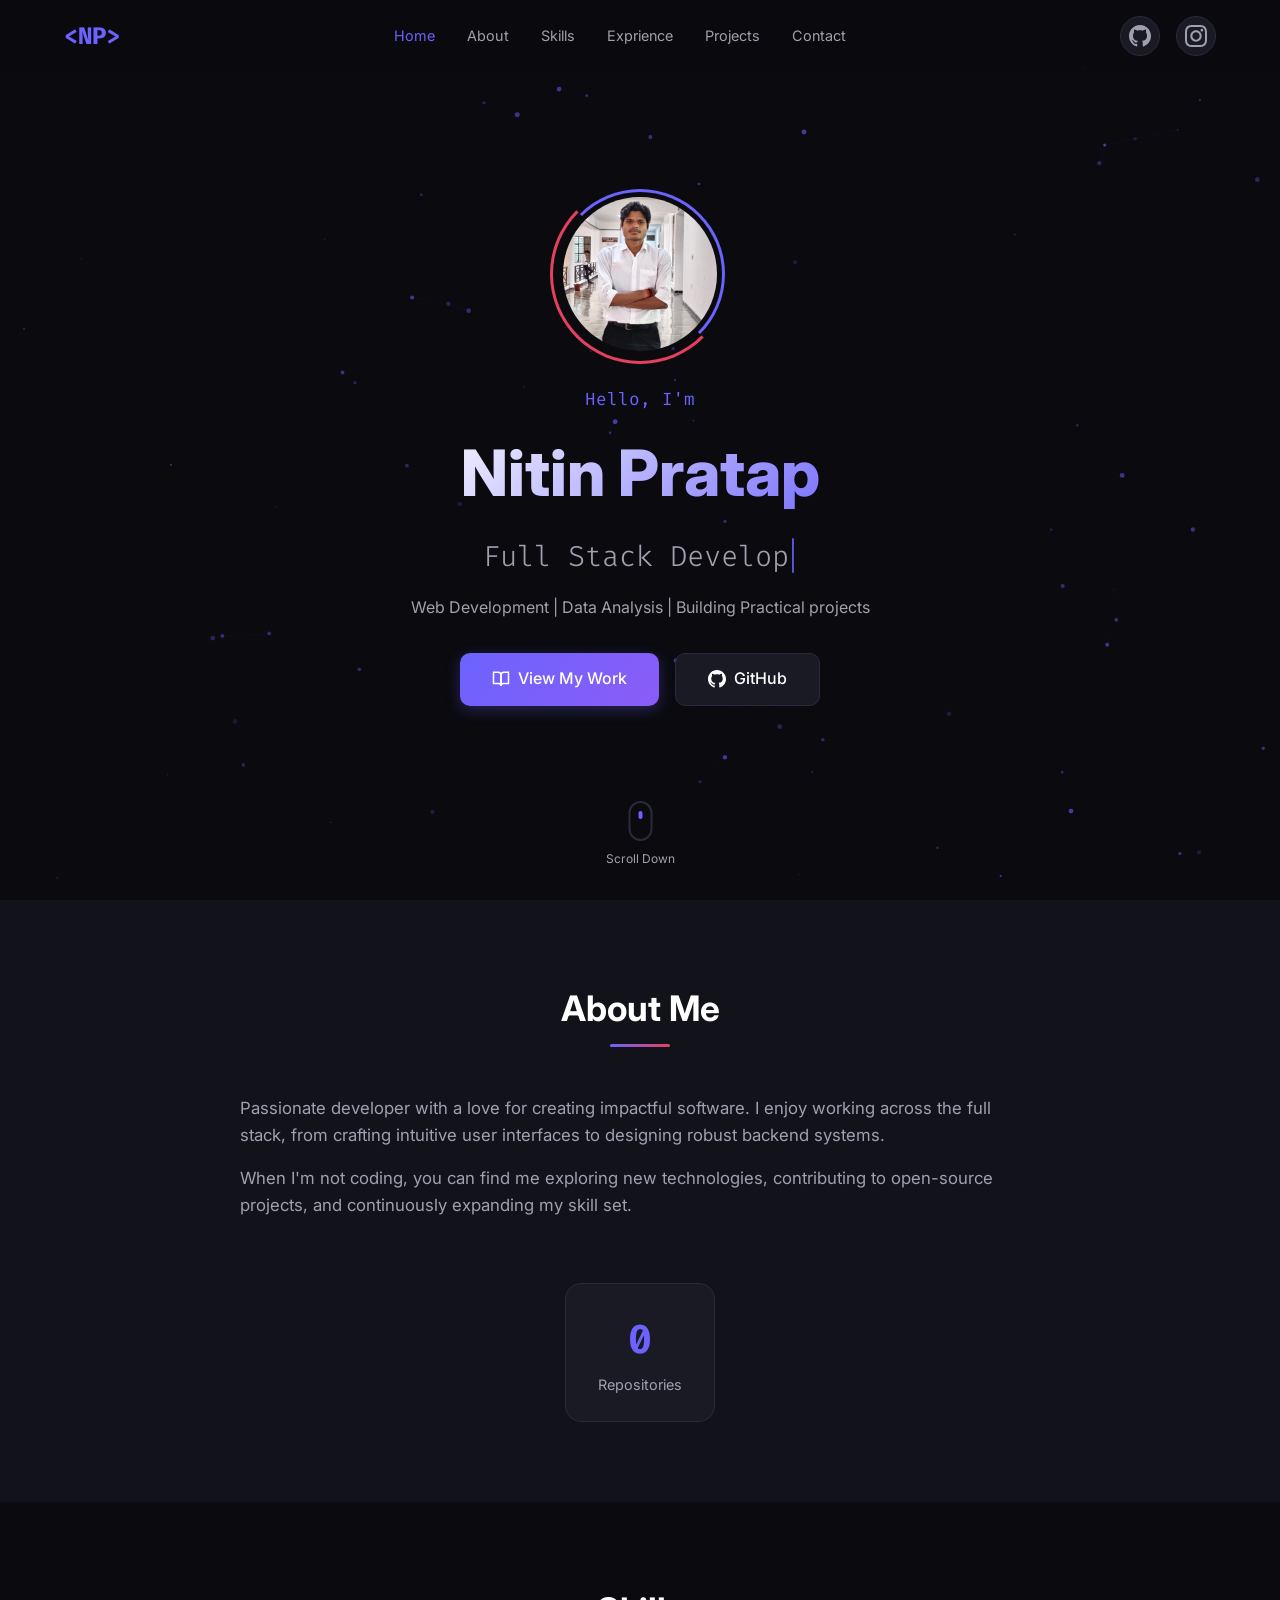
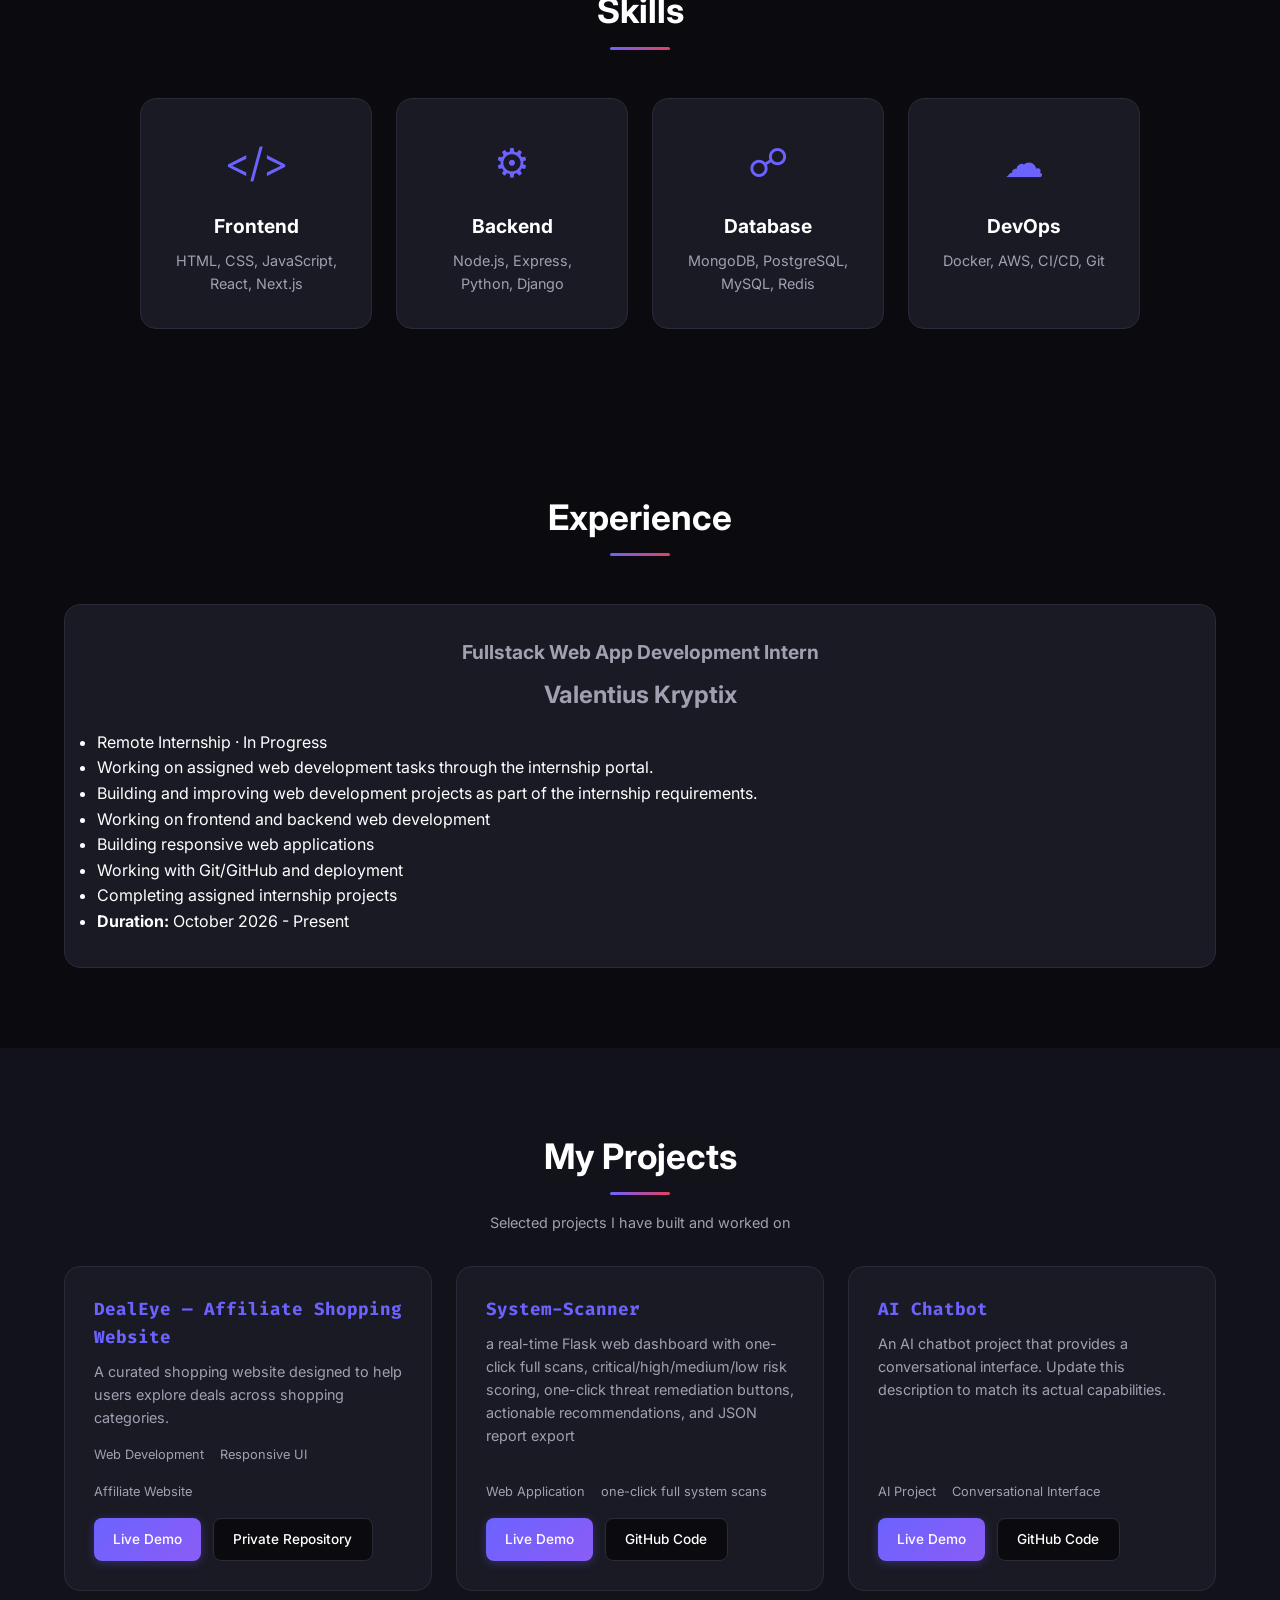
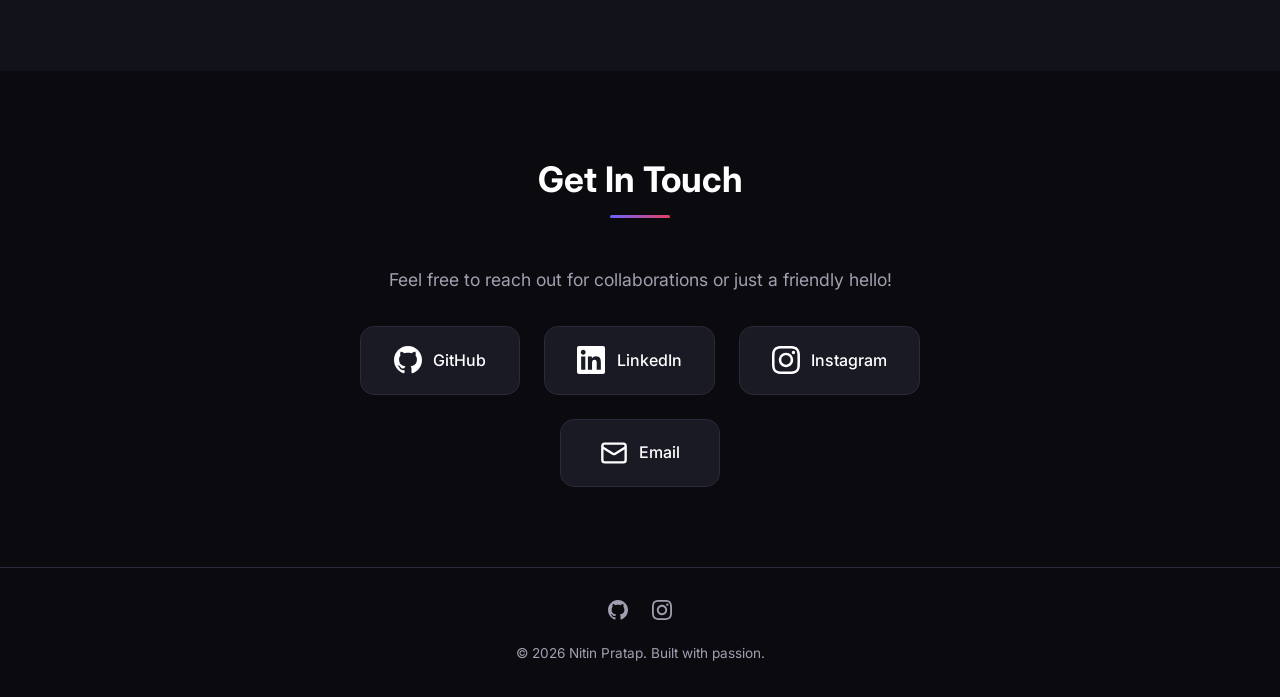
<file: index.html>
<!DOCTYPE html>
<html lang="en">
<head>
    <meta charset="UTF-8">
    <meta name="viewport" content="width=device-width, initial-scale=1.0">
    <title>Nitin Pratap | Portfolio</title>
    <link rel="stylesheet" href="style.css">
    <link rel="preconnect" href="https://fonts.googleapis.com">
    <link href="https://fonts.googleapis.com/css2?family=Inter:wght@300;400;500;600;700;800&family=Fira+Code:wght@400;500&display=swap" rel="stylesheet">
</head>
<body>
    <canvas id="particles"></canvas>
   <header>
      <nav class="navbar">
         <div class="nav-brand">&lt;NP&gt;</div>
         <ul class="nav-links">
            <li><a href="#home">Home</a></li>
            <li><a href="#about">About</a></li>
            <li><a href="#skills">Skills</a></li>
            <li><a href="#exprience">Exprience</a> </li>
            <li><a href="#projects">Projects</a></li>
            <li><a href="#contact">Contact</a></li>
         </ul>
         <div class="nav-socials">
             <a href="https://github.com/nitinpratap007" target="_blank" class="nav-icon" title="GitHub">
                <svg width="22" height="22" viewBox="0 0 24 24" fill="currentColor">
                    <path d="M12 0c-6.626 0-12 5.373-12 12 0 5.302 3.438 9.8 8.207 11.387.599.111.793-.261.793-.577v-2.234c-3.338.726-4.033-1.416-4.033-1.416-.546-1.387-1.333-1.756-1.333-1.756-1.089-.745.083-.729.083-.729 1.205.084 1.839 1.237 1.839 1.237 1.07 1.834 2.807 1.304 3.492.997.107-.775.418-1.305.762-1.604-2.665-.305-5.467-1.334-5.467-5.931 0-1.311.469-2.381 1.236-3.221-.124-.303-.535-1.524.117-3.176 0 0 1.008-.322 3.301 1.23.957-.266 1.983-.399 3.003-.404 1.02.005 2.047.138 3.006.404 2.291-1.552 3.297-1.23 3.297-1.23.653 1.653.242 2.874.118 3.176.77.84 1.235 1.911 1.235 3.221 0 4.609-2.807 5.624-5.479 5.921.43.372.823 1.102.823 2.222v3.293c0 .319.192.694.801.576 4.765-1.589 8.199-6.086 8.199-11.386 0-6.627-5.373-12-12-12z"/>
                </svg>
             </a>
             <a href="https://instagram.com/nitinpratap_007" target="_blank" class="nav-icon" title="Instagram">
                <svg width="22" height="22" viewBox="0 0 24 24" fill="currentColor">
                    <path d="M12 2.163c3.204 0 3.584.012 4.85.07 3.252.148 4.771 1.691 4.919 4.919.058 1.265.069 1.645.069 4.849 0 3.205-.012 3.584-.069 4.849-.149 3.225-1.664 4.771-4.919 4.919-1.266.058-1.644.07-4.85.07-3.204 0-3.584-.012-4.849-.07-3.26-.149-4.771-1.699-4.919-4.92-.058-1.265-.07-1.644-.07-4.849 0-3.204.013-3.583.07-4.849.149-3.227 1.664-4.771 4.919-4.919 1.266-.057 1.645-.069 4.849-.069zm0-2.163c-3.259 0-3.667.014-4.947.072-4.358.2-6.78 2.618-6.98 6.98-.059 1.281-.073 1.689-.073 4.948 0 3.259.014 3.668.072 4.948.2 4.358 2.618 6.78 6.98 6.98 1.281.058 1.689.072 4.948.072 3.259 0 3.668-.014 4.948-.072 4.354-.2 6.782-2.618 6.979-6.98.059-1.28.073-1.689.073-4.948 0-3.259-.014-3.667-.072-4.947-.196-4.354-2.617-6.78-6.979-6.98-1.281-.059-1.69-.073-4.949-.073zm0 5.838c-3.403 0-6.162 2.759-6.162 6.162s2.759 6.163 6.162 6.163 6.162-2.759 6.162-6.163c0-3.403-2.759-6.162-6.162-6.162zm0 10.162c-2.209 0-4-1.79-4-4 0-2.209 1.791-4 4-4s4 1.791 4 4c0 2.21-1.791 4-4 4zm6.406-11.845c-.796 0-1.441.645-1.441 1.44s.645 1.44 1.441 1.44c.795 0 1.439-.645 1.439-1.44s-.644-1.44-1.439-1.44z"/>
                </svg>
             </a>
         </div>
      </nav>
   </header>
   <main>
    <section id="home" class="hero">
        <div class="hero-content">
            <div class="profile-pic-wrapper">
                <div class="profile-ring"></div>
                <img src="profile.jpg" alt="Nitin Pratap" class="profile-pic" onerror="this.style.display='none';this.nextElementSibling.style.display='flex'">
                <div class="profile-placeholder" style="display:none">NP</div>
            </div>
            <p class="greeting">Hello, I'm</p>
            <h1 class="name">Nitin Pratap</h1>
            <h2 class="title"><span class="typing-text"></span><span class="cursor">|</span></h2>
            <p class="tagline">Web Development | Data Analysis | Building Practical projects </p>
            <div class="hero-buttons">
                <a href="#projects" class="btn btn-primary">
                    <svg width="18" height="18" viewBox="0 0 24 24" fill="none" stroke="currentColor" stroke-width="2"><path d="M2 3h6a4 4 0 0 1 4 4v14a3 3 0 0 0-3-3H2z"/><path d="M22 3h-6a4 4 0 0 0-4 4v14a3 3 0 0 1 3-3h7z"/></svg>
                    View My Work
                </a>
                <a href="https://github.com/nitinpratap007" target="_blank" class="btn btn-outline">
                    <svg width="18" height="18" viewBox="0 0 24 24" fill="currentColor"><path d="M12 0c-6.626 0-12 5.373-12 12 0 5.302 3.438 9.8 8.207 11.387.599.111.793-.261.793-.577v-2.234c-3.338.726-4.033-1.416-4.033-1.416-.546-1.387-1.333-1.756-1.333-1.756-1.089-.745.083-.729.083-.729 1.205.084 1.839 1.237 1.839 1.237 1.07 1.834 2.807 1.304 3.492.997.107-.775.418-1.305.762-1.604-2.665-.305-5.467-1.334-5.467-5.931 0-1.311.469-2.381 1.236-3.221-.124-.303-.535-1.524.117-3.176 0 0 1.008-.322 3.301 1.23.957-.266 1.983-.399 3.003-.404 1.02.005 2.047.138 3.006.404 2.291-1.552 3.297-1.23 3.297-1.23.653 1.653.242 2.874.118 3.176.77.84 1.235 1.911 1.235 3.221 0 4.609-2.807 5.624-5.479 5.921.43.372.823 1.102.823 2.222v3.293c0 .319.192.694.801.576 4.765-1.589 8.199-6.086 8.199-11.386 0-6.627-5.373-12-12-12z"/></svg>
                    GitHub
                </a>
            </div>
        </div>
        <div class="scroll-indicator">
            <div class="mouse">
                <div class="wheel"></div>
            </div>
            <p>Scroll Down</p>
        </div>
    </section>

    <section id="about" class="about">
        <h2 class="section-title">About Me</h2>
        <div class="about-content">
            <div class="about-text">
                <p>Passionate developer with a love for creating impactful software. I enjoy working across the full stack, from crafting intuitive user interfaces to designing robust backend systems.</p>
                <p>When I'm not coding, you can find me exploring new technologies, contributing to open-source projects, and continuously expanding my skill set.</p>
            </div>
            <div class="stats">
                <div class="stat">
                    <span class="stat-number" id="repo-count">0</span>
                    <span class="stat-label">Repositories</span>
                </div>
            </div>
        </div>
    </section>

    <section id="skills" class="skills">
        <h2 class="section-title">Skills</h2>
        <div class="skills-grid">
            <div class="skill-card">
                <div class="skill-icon">&#60;/&#62;</div>
                <h3>Frontend</h3>
                <p>HTML, CSS, JavaScript, React, Next.js</p>
            </div>
            <div class="skill-card">
                <div class="skill-icon">&#9881;</div>
                <h3>Backend</h3>
                <p>Node.js, Express, Python, Django</p>
            </div>
            <div class="skill-card">
                <div class="skill-icon">&#9741;</div>
                <h3>Database</h3>
                <p>MongoDB, PostgreSQL, MySQL, Redis</p>
            </div>
            <div class="skill-card">
                <div class="skill-icon">&#9729;</div>
                <h3>DevOps</h3>
                <p>Docker, AWS, CI/CD, Git</p>
            </div>
        </div>
    </section>

<!-- exprience  -->
    <section id="exprience" class="experience">
        <h2 class="section-title">Experience</h2>
        <div class="experience-grid">
            <div class="exprience-card">
                <div  id="title" class="title">
                      <h3>Fullstack Web App Development Intern</h3>
                      <h5>Valentius Kryptix</h5>
                </div>
              <ul>
                <li>Remote Internship · In Progress</li>
                <li> Working on assigned web development tasks through the internship portal.</li>
                <li> Building and improving web development projects as part of the internship requirements.</li>
                <li> Working on frontend and backend web development</li>
                <li> Building responsive web applications</li>
                <li> Working with Git/GitHub and deployment</li>
                <li>Completing assigned internship projects</li>
                <li><strong>Duration:</strong> October 2026 - Present</li>
              </ul>  
            </div>
        </div> 
    </section>

    <section id="projects" class="projects">
    <h2 class="section-title">My Projects</h2>
    <p class="section-subtitle">
        Selected projects I have built and worked on
    </p>

    <div class="projects-grid">

        <!-- Project 1: DealEye -->
        <article class="project-card">
            <h3>DealEye — Affiliate Shopping Website</h3>

            <p>
                A curated shopping website designed to help users
                explore deals across shopping categories.
            </p>

            <div class="project-meta">
                <span>Web Development</span>
                <span>Responsive UI</span>
                <span>Affiliate Website</span>
            </div>

            <div class="project-buttons">
                <a
                    href="https://dealeye-shop.vercel.app/"
                    target="_blank"
                    rel="noopener noreferrer"
                    class="project-btn demo-btn">
                    Live Demo
                </a>

                <a
                    href="nitinpratap007.github.io" alt="This Repository is Private"
                    target="_blank"
                    rel="noopener noreferrer"
                    class="project-btn code-btn">
                    Private Repository
                </a>
            </div>
        </article>

        <!-- Project 2: System Scaner  -->
        <article class="project-card">
            <h3>System-Scanner</h3>

            <p>
                a real-time Flask web dashboard with one-click full scans, 
                critical/high/medium/low risk scoring, one-click threat remediation buttons, 
                actionable recommendations, and JSON
                report export
            </p>

            <div class="project-meta">
                <span>Web Application</span>
                <span>one-click full system scans</span>
            </div>

            <div class="project-buttons">
                <a
                    href="https://nitinpratap007.github.io/system-scanner-/"
                    target="_blank"
                    rel="noopener noreferrer"
                    class="project-btn demo-btn">
                    Live Demo
                </a>

                <a
                    href="https://github.com/nitinpratap007/system-scanner-"
                    target="_blank"
                    rel="noopener noreferrer"
                    class="project-btn code-btn">
                    GitHub Code
                </a>
            </div>
        </article>

        <!-- Project 3: AI Chatbot -->
        <article class="project-card">
            <h3>AI Chatbot</h3>

            <p>
                An AI chatbot project that provides a conversational
                interface. Update this description to match its
                actual capabilities.
            </p>

            <div class="project-meta">
                <span>AI Project</span>
                <span>Conversational Interface</span>
            </div>

            <div class="project-buttons">
                <a
                    href="https://nitinchatbot.netlify.app/"
                    target="_blank"
                    rel="noopener noreferrer"
                    class="project-btn demo-btn">
                    Live Demo
                </a>

                <a
                    href="https://github.com/nitinpratap007/NitinChatBot"
                    target="_blank"
                    rel="noopener noreferrer"
                    class="project-btn code-btn">
                    GitHub Code
                </a>
            </div>
        </article>

    </div>
    </section>

    <section id="contact" class="contact">
        <h2 class="section-title">Get In Touch</h2>
        <div class="contact-content">
            <p>Feel free to reach out for collaborations or just a friendly hello!</p>
            <!-- contact links -->
            <div class="contact-links">
                <!-- github -->
                <a href="https://github.com/nitinpratap007" target="_blank" class="contact-link github-link">
                    <svg width="28" height="28" viewBox="0 0 24 24" fill="currentColor">
                    <path d="M12 0c-6.626 0-12 5.373-12 12 0 5.302 3.438 9.8 8.207 11.387.599.111.793-.261.793-.577v-2.234c-3.338.726-4.033-1.416-4.033-1.416-.546-1.387-1.333-1.756-1.333-1.756-1.089-.745.083-.729.083-.729 1.205.084 1.839 1.237 1.839 1.237 1.07 1.834 2.807 1.304 3.492.997.107-.775.418-1.305.762-1.604-2.665-.305-5.467-1.334-5.467-5.931 0-1.311.469-2.381 1.236-3.221-.124-.303-.535-1.524.117-3.176 0 0 1.008-.322 3.301 1.23.957-.266 1.983-.399 3.003-.404 1.02.005 2.047.138 3.006.404 2.291-1.552 3.297-1.23 3.297-1.23.653 1.653.242 2.874.118 3.176.77.84 1.235 1.911 1.235 3.221 0 4.609-2.807 5.624-5.479 5.921.43.372.823 1.102.823 2.222v3.293c0 .319.192.694.801.576 4.765-1.589 8.199-6.086 8.199-11.386 0-6.627-5.373-12-12-12z"/>
                    </svg>
                    <span>GitHub</span>  
                </a>
                <!-- linkedin -->
                <a href="https://www.linkedin.com/in/nitinpratap007" target="_blank" class="contact-link linkedin-link">
                    <svg width="28" height="28" viewBox="0 0 24 24" fill="currentColor">
                        <path d="M20.447 20.452h-3.554v-5.569c0-1.328-.027-3.037-1.852-3.037-1.853 0-2.136 1.445-2.136 2.939v5.667H9.351V9h3.414v1.561h.046c.477-.9 1.637-1.85 3.37-1.85 3.601 0 4.267 2.37 4.267 5.455v6.286zM5.337 7.433c-1.144 0-2.063-.926-2.063-2.065 0-1.138.92-2.063 2.063-2.063 1.14 0 2.064.925 2.064 2.063 0 1.139-.925 2.065-2.064 2.065zm1.782 13.019H3.555V9h3.564v11.452zM22.225 0H1.771C.792 0 0 .774 0 1.729v20.542C0 23.227.792 24 1.771 24h20.451C23.2 24 24 23.227 24 22.271V1.729C24 .774 23.2 0 22.225 0z"/>
                   </svg>
                   <span>LinkedIn</span>
                </a>
                <!-- instagram -->
                <a href="https://instagram.com/nitinpratap_007" target="_blank" class="contact-link instagram-link">
                    <svg width="28" height="28" viewBox="0 0 24 24" fill="currentColor">
                        <path d="M12 2.163c3.204 0 3.584.012 4.85.07 3.252.148 4.771 1.691 4.919 4.919.058 1.265.069 1.645.069 4.849 0 3.205-.012 3.584-.069 4.849-.149 3.225-1.664 4.771-4.919 4.919-1.266.058-1.644.07-4.85.07-3.204 0-3.584-.012-4.849-.07-3.26-.149-4.771-1.699-4.919-4.92-.058-1.265-.07-1.644-.07-4.849 0-3.204.013-3.583.07-4.849.149-3.227 1.664-4.771 4.919-4.919 1.266-.057 1.645-.069 4.849-.069zm0-2.163c-3.259 0-3.667.014-4.947.072-4.358.2-6.78 2.618-6.98 6.98-.059 1.281-.073 1.689-.073 4.948 0 3.259.014 3.668.072 4.948.2 4.358 2.618 6.78 6.98 6.98 1.281.058 1.689.072 4.948.072 3.259 0 3.668-.014 4.948-.072 4.354-.2 6.782-2.618 6.979-6.98.059-1.28.073-1.689.073-4.948 0-3.259-.014-3.667-.072-4.947-.196-4.354-2.617-6.78-6.979-6.98-1.281-.059-1.69-.073-4.949-.073zm0 5.838c-3.403 0-6.162 2.759-6.162 6.162s2.759 6.163 6.162 6.163 6.162-2.759 6.162-6.163c0-3.403-2.759-6.162-6.162-6.162zm0 10.162c-2.209 0-4-1.79-4-4 0-2.209 1.791-4 4-4s4 1.791 4 4c0 2.21-1.791 4-4 4zm6.406-11.845c-.796 0-1.441.645-1.441 1.44s.645 1.44 1.441 1.44c.795 0 1.439-.645 1.439-1.44s-.644-1.44-1.439-1.44z"/>
                    </svg>
                    <span>Instagram</span>
                </a>
                <!-- mail -->
                <a href="mailto:pratapnitin242@gmail.com" class="contact-link email-link">
                    <svg width="28" height="28" viewBox="0 0 24 24" fill="none" stroke="currentColor" stroke-width="2">
                        <rect x="2" y="4" width="20" height="16" rx="2"/>
                        <path d="m22 7-8.97 5.7a1.94 1.94 0 0 1-2.06 0L2 7"/>
                    </svg>
                    <span>Email</span>
                </a>
            </div>
        </div>
    </section>
   </main>

    <footer class="footer">
        <div class="footer-socials">
            <a href="https://github.com/nitinpratap007" target="_blank">
                <svg width="20" height="20" viewBox="0 0 24 24" fill="currentColor"><path d="M12 0c-6.626 0-12 5.373-12 12 0 5.302 3.438 9.8 8.207 11.387.599.111.793-.261.793-.577v-2.234c-3.338.726-4.033-1.416-4.033-1.416-.546-1.387-1.333-1.756-1.333-1.756-1.089-.745.083-.729.083-.729 1.205.084 1.839 1.237 1.839 1.237 1.07 1.834 2.807 1.304 3.492.997.107-.775.418-1.305.762-1.604-2.665-.305-5.467-1.334-5.467-5.931 0-1.311.469-2.381 1.236-3.221-.124-.303-.535-1.524.117-3.176 0 0 1.008-.322 3.301 1.23.957-.266 1.983-.399 3.003-.404 1.02.005 2.047.138 3.006.404 2.291-1.552 3.297-1.23 3.297-1.23.653 1.653.242 2.874.118 3.176.77.84 1.235 1.911 1.235 3.221 0 4.609-2.807 5.624-5.479 5.921.43.372.823 1.102.823 2.222v3.293c0 .319.192.694.801.576 4.765-1.589 8.199-6.086 8.199-11.386 0-6.627-5.373-12-12-12z"/></svg>
            </a>
            <a href="https://instagram.com/nitinpratap_007" target="_blank">
                <svg width="20" height="20" viewBox="0 0 24 24" fill="currentColor"><path d="M12 2.163c3.204 0 3.584.012 4.85.07 3.252.148 4.771 1.691 4.919 4.919.058 1.265.069 1.645.069 4.849 0 3.205-.012 3.584-.069 4.849-.149 3.225-1.664 4.771-4.919 4.919-1.266.058-1.644.07-4.85.07-3.204 0-3.584-.012-4.849-.07-3.26-.149-4.771-1.699-4.919-4.92-.058-1.265-.07-1.644-.07-4.849 0-3.204.013-3.583.07-4.849.149-3.227 1.664-4.771 4.919-4.919 1.266-.057 1.645-.069 4.849-.069zm0-2.163c-3.259 0-3.667.014-4.947.072-4.358.2-6.78 2.618-6.98 6.98-.059 1.281-.073 1.689-.073 4.948 0 3.259.014 3.668.072 4.948.2 4.358 2.618 6.78 6.98 6.98 1.281.058 1.689.072 4.948.072 3.259 0 3.668-.014 4.948-.072 4.354-.2 6.782-2.618 6.979-6.98.059-1.28.073-1.689.073-4.948 0-3.259-.014-3.667-.072-4.947-.196-4.354-2.617-6.78-6.979-6.98-1.281-.059-1.69-.073-4.949-.073zm0 5.838c-3.403 0-6.162 2.759-6.162 6.162s2.759 6.163 6.162 6.163 6.162-2.759 6.162-6.163c0-3.403-2.759-6.162-6.162-6.162zm0 10.162c-2.209 0-4-1.79-4-4 0-2.209 1.791-4 4-4s4 1.791 4 4c0 2.21-1.791 4-4 4zm6.406-11.845c-.796 0-1.441.645-1.441 1.44s.645 1.44 1.441 1.44c.795 0 1.439-.645 1.439-1.44s-.644-1.44-1.439-1.44z"/></svg>
            </a>
        </div>
        <p>&copy; 2026 Nitin Pratap. Built with passion.</p>
    </footer>

    <script src="script.js"></script>
</body>
</html>
</file>
<file: style.css>
* {
    margin: 0;
    padding: 0;
    box-sizing: border-box;
}

:root {
    --bg-primary: #0a0a0f;
    --bg-secondary: #12121a;
    --bg-card: #1a1a25;
    --text-primary: #ffffff;
    --text-secondary: #a0a0b0;
    --accent: #6c63ff;
    --accent-glow: rgba(108, 99, 255, 0.3);
    --border: #2a2a3a;
    --instagram: #e4405f;
    --github: #ffffff;
}

html {
    scroll-behavior: smooth;
}

body {
    font-family: 'Inter', sans-serif;
    background-color: var(--bg-primary);
    color: var(--text-primary);
    line-height: 1.6;
    overflow-x: hidden;
}

/* Particles Canvas */
#particles {
    position: fixed;
    top: 0;
    left: 0;
    width: 100%;
    height: 100%;
    z-index: 0;
    pointer-events: none;
}

/* Navbar */
.navbar {
    position: fixed;
    top: 0;
    width: 100%;
    display: flex;
    justify-content: space-between;
    align-items: center;
    padding: 1rem 5%;
    background: rgba(10, 10, 15, 0.85);
    backdrop-filter: blur(20px);
    z-index: 1000;
    border-bottom: 1px solid transparent;
    transition: border-color 0.3s;
}

.nav-brand {
    font-size: 1.5rem;
    font-weight: 700;
    color: var(--accent);
    font-family: 'Fira Code', monospace;
}

.nav-links {
    display: flex;
    list-style: none;
    gap: 2rem;
}

.nav-links a {
    color: var(--text-secondary);
    text-decoration: none;
    font-size: 0.9rem;
    transition: color 0.3s;
    position: relative;
}

.nav-links a::after {
    content: '';
    position: absolute;
    bottom: -5px;
    left: 0;
    width: 0;
    height: 2px;
    background: var(--accent);
    transition: width 0.3s;
}

.nav-links a:hover {
    color: var(--text-primary);
}

.nav-links a:hover::after {
    width: 100%;
}

.nav-socials {
    display: flex;
    gap: 1rem;
}

.nav-icon {
    display: flex;
    align-items: center;
    justify-content: center;
    width: 40px;
    height: 40px;
    border-radius: 50%;
    background: var(--bg-card);
    border: 1px solid var(--border);
    color: var(--text-secondary);
    transition: all 0.3s;
}

.nav-icon:hover {
    border-color: var(--accent);
    color: var(--accent);
    box-shadow: 0 0 15px var(--accent-glow);
    transform: translateY(-2px);
}

/* Hero */
.hero {
    min-height: 100vh;
    display: flex;
    align-items: center;
    justify-content: center;
    position: relative;
    padding: 0 5%;
    z-index: 1;
}

.hero-content {
    text-align: center;
}

/* Profile Picture */
.profile-pic-wrapper {
    position: relative;
    width: 160px;
    height: 160px;
    margin: 0 auto 2rem;
}

.profile-ring {
    position: absolute;
    inset: -5px;
    border-radius: 50%;
    border: 3px solid transparent;
    border-top-color: var(--accent);
    border-right-color: var(--accent);
    animation: spin 3s linear infinite;
}

.profile-ring::after {
    content: '';
    position: absolute;
    inset: -8px;
    border-radius: 50%;
    border: 3px solid transparent;
    border-bottom-color: var(--instagram);
    border-left-color: var(--instagram);
    animation: spin 2s linear infinite reverse;
}

@keyframes spin {
    to { transform: rotate(360deg); }
}

.profile-pic {
    width: 100%;
    height: 100%;
    border-radius: 50%;
    object-fit: cover;
    border: 3px solid var(--bg-primary);
    position: relative;
    z-index: 1;
}

.profile-placeholder {
    width: 100%;
    height: 100%;
    border-radius: 50%;
    background: linear-gradient(135deg, var(--accent), var(--instagram));
    display: flex;
    align-items: center;
    justify-content: center;
    font-size: 3rem;
    font-weight: 700;
    color: white;
    border: 3px solid var(--bg-primary);
    position: relative;
    z-index: 1;
}

.greeting {
    font-size: 1.1rem;
    color: var(--accent);
    margin-bottom: 0.5rem;
    font-family: 'Fira Code', monospace;
}

.name {
    font-size: 4rem;
    font-weight: 800;
    margin-bottom: 0.5rem;
    background: linear-gradient(135deg, #fff 0%, #6c63ff 50%, #e4405f 100%);
    -webkit-background-clip: text;
    -webkit-text-fill-color: transparent;
    background-clip: text;
    animation: gradientShift 3s ease infinite;
    background-size: 200% 200%;
}

@keyframes gradientShift {
    0%, 100% { background-position: 0% 50%; }
    50% { background-position: 100% 50%; }
}

.title {
    font-size: 1.8rem;
    font-weight: 300;
    color: var(--text-secondary);
    margin-bottom: 1rem;
    min-height: 2.5rem;
}

.typing-text {
    font-family: 'Fira Code', monospace;
}

.cursor {
    animation: blink 0.7s infinite;
    color: var(--accent);
}

@keyframes blink {
    0%, 100% { opacity: 1; }
    50% { opacity: 0; }
}

.tagline {
    font-size: 1rem;
    color: var(--text-secondary);
    margin-bottom: 2rem;
}

.hero-buttons {
    display: flex;
    gap: 1rem;
    justify-content: center;
}

.btn {
    padding: 0.8rem 2rem;
    border-radius: 10px;
    font-size: 1rem;
    font-weight: 500;
    text-decoration: none;
    transition: all 0.3s;
    display: flex;
    align-items: center;
    gap: 0.5rem;
}

.btn-primary {
    background: linear-gradient(135deg, var(--accent), #8b5cf6);
    color: white;
    box-shadow: 0 4px 15px var(--accent-glow);
}

.btn-primary:hover {
    box-shadow: 0 6px 30px var(--accent-glow);
    transform: translateY(-3px);
}

.btn-outline {
    border: 1px solid var(--border);
    color: var(--text-primary);
    background: var(--bg-card);
}

.btn-outline:hover {
    border-color: var(--accent);
    box-shadow: 0 0 20px var(--accent-glow);
    transform: translateY(-3px);
}

/* Scroll Indicator */
.scroll-indicator {
    position: absolute;
    bottom: 2rem;
    left: 50%;
    transform: translateX(-50%);
    text-align: center;
    animation: bounce 2s infinite;
}

.mouse {
    width: 24px;
    height: 40px;
    border: 2px solid var(--border);
    border-radius: 12px;
    margin: 0 auto 0.5rem;
    position: relative;
}

.wheel {
    width: 4px;
    height: 8px;
    background: var(--accent);
    border-radius: 2px;
    position: absolute;
    top: 8px;
    left: 50%;
    transform: translateX(-50%);
    animation: scroll 1.5s infinite;
}

@keyframes scroll {
    0% { opacity: 1; transform: translateX(-50%) translateY(0); }
    100% { opacity: 0; transform: translateX(-50%) translateY(15px); }
}

@keyframes bounce {
    0%, 100% { transform: translateX(-50%) translateY(0); }
    50% { transform: translateX(-50%) translateY(-10px); }
}

.scroll-indicator p {
    font-size: 0.75rem;
    color: var(--text-secondary);
}

/* Sections */
section {
    padding: 5rem 5%;
    position: relative;
    z-index: 1;
}

.section-title {
    font-size: 2.2rem;
    font-weight: 700;
    text-align: center;
    margin-bottom: 3rem;
    position: relative;
}

.section-title::after {
    content: '';
    display: block;
    width: 60px;
    height: 3px;
    background: linear-gradient(90deg, var(--accent), var(--instagram));
    margin: 0.5rem auto 0;
    border-radius: 2px;
}

.section-subtitle {
    text-align: center;
    color: var(--text-secondary);
    margin-top: -2rem;
    margin-bottom: 2rem;
    font-size: 0.9rem;
}

/* About */
.about {
    background: var(--bg-secondary);
}

.about-content {
    display: flex;
    flex-direction: column;
    gap: 3rem;
    max-width: 800px;
    margin: 0 auto;
}

.about-text p {
    color: var(--text-secondary);
    margin-bottom: 1rem;
    font-size: 1.05rem;
}

.stats {
    display: flex;
    justify-content: center;
    gap: 3rem;
}

.stat {
    text-align: center;
    padding: 1.5rem 2rem;
    background: var(--bg-card);
    border-radius: 16px;
    border: 1px solid var(--border);
    min-width: 140px;
    transition: all 0.3s;
}

.stat:hover {
    border-color: var(--accent);
    box-shadow: 0 0 25px var(--accent-glow);
    transform: translateY(-5px);
}

.stat-number {
    display: block;
    font-size: 2.5rem;
    font-weight: 700;
    color: var(--accent);
    font-family: 'Fira Code', monospace;
}

.stat-label {
    color: var(--text-secondary);
    font-size: 0.9rem;
}

/* Skills */
.skills-grid {
    display: grid;
    grid-template-columns: repeat(auto-fit, minmax(220px, 1fr));
    gap: 1.5rem;
    max-width: 1000px;
    margin: 0 auto;
}

.skill-card {
    background: var(--bg-card);
    padding: 2rem;
    border-radius: 16px;
    border: 1px solid var(--border);
    text-align: center;
    transition: all 0.3s;
    position: relative;
    overflow: hidden;
}

.skill-card::before {
    content: '';
    position: absolute;
    top: 0;
    left: 0;
    right: 0;
    height: 3px;
    background: linear-gradient(90deg, var(--accent), var(--instagram));
    transform: scaleX(0);
    transition: transform 0.3s;
}

.skill-card:hover::before {
    transform: scaleX(1);
}

.skill-card:hover {
    border-color: var(--accent);
    box-shadow: 0 0 25px var(--accent-glow);
    transform: translateY(-5px);
}

.skill-icon {
    font-size: 2.5rem;
    margin-bottom: 1rem;
    color: var(--accent);
}

.skill-card h3 {
    margin-bottom: 0.5rem;
    font-size: 1.2rem;
}

.skill-card p {
    color: var(--text-secondary);
    font-size: 0.9rem;
}


/* exprience */
.exprience-grid {
    display: grid;
    grid-template-columns: repeat(auto-fit, minmax(220px, 1fr));
    gap:1.5rem;
    max-width: 1000px;
    margin: 0 auto;
}    

.exprience-card {
    background: var(--bg-card);
    padding: 2rem;
    border-radius: 16px;
    border: 1px solid var(--border);
    text-align: left;
    transition: all 0.3s;
    position: relative;
    overflow: hidden;
}

.exprience-card div{
    text-align:center;
}


.exprience-card::before {
    content: '';
    position: absolute;
    top: 0;
    left: 0;
    right: 0;
    height: 3px;
    background: linear-gradient(90deg, var(--accent), var(--instagram));
    transform: scaleX(0);
    transition: transform 0.3s;
}

.exprience-card:hover::before {
    transform: scaleX(1);
}

.exprience-card:hover {
    border-color: var(--accent);
    box-shadow: 0 0 25px var(--accent-glow);
    transform: translateY(-5px);
}

.exprience-card h3 {
    margin-bottom:0.5rem;
    font-size: 1.2rem;
}

.exprience-card p {
    color: var(--text-secondary);
    font-size: 0.9rem;
    padding-left: 1.25rem;
} 

/* Projects */
.projects {
    background: var(--bg-secondary);
}

.projects-grid {
    display: grid;
    grid-template-columns: repeat(auto-fit, minmax(min(100%, 280px), 1fr));
    gap: 1.5rem;
    max-width: 1200px;
    margin: 0 auto;
}

.project-card {
    background: var(--bg-card);
    padding: 1.8rem;
    border-radius: 16px;
    border: 1px solid var(--border);
    transition: all 0.3s;
    display: flex;
    flex-direction: column;
    position: relative;
    overflow: hidden;
}

.project-card::after {
    content: '';
    position: absolute;
    bottom: 0;
    left: 0;
    right: 0;
    height: 3px;
    background: linear-gradient(90deg, var(--accent), var(--instagram));
    transform: scaleX(0);
    transition: transform 0.3s;
}

.project-card:hover::after {
    transform: scaleX(1);
}

.project-card:hover {
    border-color: var(--accent);
    box-shadow: 0 8px 30px rgba(108, 99, 255, 0.15);
    transform: translateY(-5px);
}

.project-card h3 {
    font-size: 1.1rem;
    margin-bottom: 0.5rem;
    color: var(--accent);
    font-family: 'Fira Code', monospace;
}

.project-card p {
    color: var(--text-secondary);
    font-size: 0.9rem;
    flex-grow: 1;
    margin-bottom: 1rem;
}

.project-meta {
    display: flex;
    gap: 1rem;
    font-size: 0.8rem;
    color: var(--text-secondary);
    flex-wrap: wrap;
    margin-bottom: 1rem;
}

.project-meta span {
    display: flex;
    align-items: center;
    gap: 0.3rem;
}

.project-buttons {
    display: flex;
    gap: 0.75rem;
    flex-wrap: wrap;
}

.project-btn {
    display: inline-flex;
    align-items: center;
    gap: 0.5rem;
    color: var(--text-primary);
    text-decoration: none;
    font-size: 0.85rem;
    font-weight: 500;
    padding: 0.6rem 1.2rem;
    border-radius: 8px;
    transition: all 0.3s;
}

.demo-btn {
    background: linear-gradient(135deg, var(--accent), #8b5cf6);
    box-shadow: 0 2px 10px var(--accent-glow);
}

.demo-btn:hover {
    box-shadow: 0 4px 20px var(--accent-glow);
    transform: translateY(-2px);
}

.code-btn {
    border: 1px solid var(--border);
    background: var(--bg-primary);
}

.code-btn:hover {
    border-color: var(--text-secondary);
    transform: translateY(-2px);
}

.loading {
    text-align: center;
    color: var(--text-secondary);
    grid-column: 1 / -1;
    padding: 3rem;
}

/* Contact */
.contact-content {
    text-align: center;
    max-width: 700px;
    margin: 0 auto;
}

.contact-content > p {
    color: var(--text-secondary);
    margin-bottom: 2rem;
    font-size: 1.1rem;
}

.contact-links {
    display: flex;
    justify-content: center;
    gap: 1.5rem;
    flex-wrap: wrap;
}

.contact-link {
    display: flex;
    align-items: center;
    gap: 0.7rem;
    padding: 1.2rem 2rem;
    background: var(--bg-card);
    border: 1px solid var(--border);
    border-radius: 14px;
    color: var(--text-primary);
    text-decoration: none;
    transition: all 0.3s;
    min-width: 160px;
    justify-content: center;
}

.contact-link span {
    font-weight: 500;
}

.github-link:hover {
    border-color: var(--github);
    box-shadow: 0 0 25px rgba(255, 255, 255, 0.2);
    transform: translateY(-5px);
}

.linkedin-link:hover {
    border-color: var(--linkedin);
    box-shadow: 0 0 25px rgba(197, 196, 202, 0.3);
    transform: translateY(-5px);
}

.instagram-link:hover {
    border-color: var(--instagram);
    box-shadow: 0 0 25px rgba(228, 64, 95, 0.3);
    transform: translateY(-5px);
}

.email-link:hover {
    border-color: var(--accent);
    box-shadow: 0 0 25px var(--accent-glow);
    transform: translateY(-5px);
}

/* Footer */
.footer {
    text-align: center;
    padding: 2rem;
    border-top: 1px solid var(--border);
    color: var(--text-secondary);
    font-size: 0.85rem;
    position: relative;
    z-index: 1;
}

.footer-socials {
    display: flex;
    justify-content: center;
    gap: 1.5rem;
    margin-bottom: 1rem;
}

.footer-socials a {
    color: var(--text-secondary);
    transition: color 0.3s;
}

.footer-socials a:hover {
    color: var(--accent);
}

/* Responsive */
@media (max-width: 768px) {
    .name {
        font-size: 2.5rem;
    }

    .title {
        font-size: 1.3rem;
    }

    .nav-links {
        display: none;
    }

    .stats {
        flex-direction: column;
        align-items: center;
    }

    .hero-buttons {
        flex-direction: column;
        align-items: center;
    }

    .contact-links {
        flex-direction: column;
        align-items: center;
    }

    .projects-grid {
        grid-template-columns: 1fr;
    }
}
</file>
